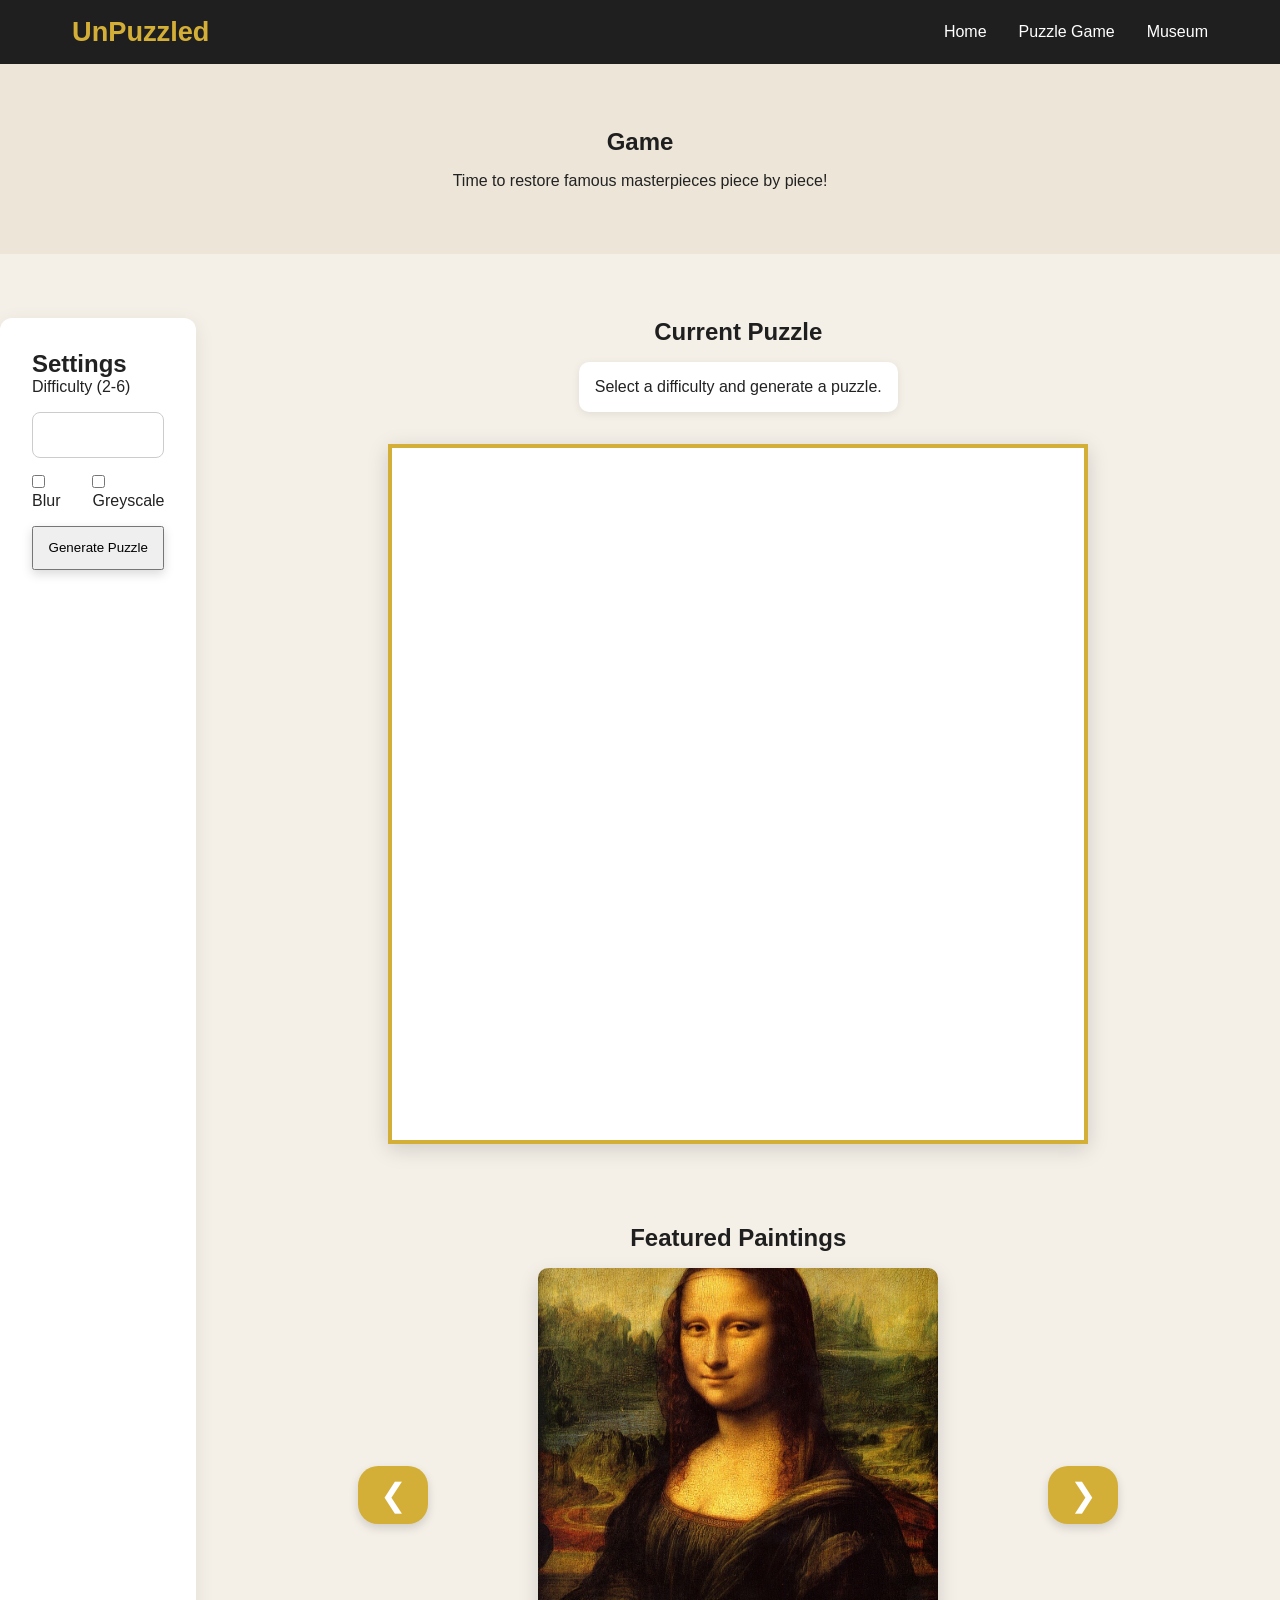
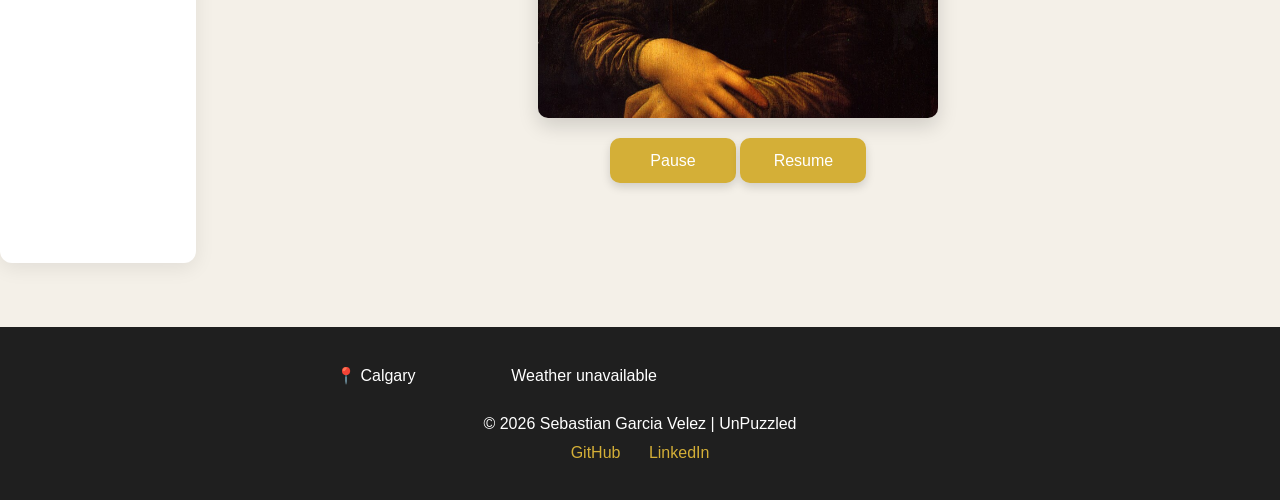
<file: game.html>
<!DOCTYPE html>
<html lang="en">
<head>
    <meta charset="UTF-8">
    <meta name="viewport" content="width=device-width, initial-scale=1.0">
    <title>UnPuzzled | Puzzle Game</title>
    <script src="./game.js" defer></script>
    <script src="main.js" defer></script>
    <link rel="icon" href="images/favicon.png">
    <link rel="stylesheet" href="style.css"> <!-- CSS -->
</head>
<body>

    <header>
        <nav>
            <div class="logo">UnPuzzled</div>

            <ul class="nav-links">
                <li><a href="index.html">Home</a></li>
                <li><a href="game.html">Puzzle Game</a></li>
                <li><a href="museum.html">Museum</a></li>
            </ul>
        </nav>
    </header>

    <main>

        <section class="page-banner">
            <h1>Game </h1>

            <p>
                Time to restore famous masterpieces piece by piece!
            </p>
        </section>
        <section id = "game-area">
            <section class="game-settings">

                <h2>Settings</h2>

                <form id="puzzle-form">

                    <label for="difficulty">
                        Difficulty (2-6)
                    </label>

                    <input
                        type="number"
                        id="difficulty"
                        min="2"
                        max="6">

                    <div class="checkbox-group">

                        <label>
                            <input type="checkbox" id="blur">
                            Blur
                        </label>

                        <label>
                            <input type="checkbox" id="greyscale">
                            Greyscale
                        </label>

                    </div>

                    <button type="submit">
                        Generate Puzzle
                    </button>

                </form>

            </section>

        <section class="puzzle-section">

            <h2>Current Puzzle</h2>

            <div id="game-status">
                Select a difficulty and generate a puzzle.
            </div>

            <div id="puzzle-board">
                <!-- Puzzle pieces will be generated here -->
            </div>

            <div id="victory-message" class="hidden">
                🎨 Masterpiece Restored!
            </div>

        <section class="carousel-section">

            <h2>Featured Paintings</h2>

            <div class="carousel-container">

                <button id="prevBtn" class="carousel-btn">
                    ❮
                </button>

                <div class="carousel-image-container">

                    <img
                        id="carouselImage"
                        src="images/Mona_Lisa.png"
                        alt="Painting">

                </div>

                <button id="nextBtn" class="carousel-btn">
                    ❯
                </button>

            </div>

            <div class="carousel-controls">

                <button id="pauseBtn">
                    Pause
                </button>

                <button id="resumeBtn">
                    Resume
                </button>

            </div>
    </main>

    <footer>

    <div id="weatherInfo">
        <p id="footerLocation">📍 Calgary</p>

        <p id="footerTemperature">
            Loading weather...
        </p>

        <p id="footerCondition"></p>

        <p id="footerTime"></p>

        <p id="footerDayNight"></p>

    </div>
    <div>
        <p>
                © <span id="year"></span>
                Sebastian Garcia Velez | UnPuzzled
        </p>
        <a href="https://github.com/sebastiangv">GitHub</a>
        <a href="https://www.linkedin.com/in/sebastian-garcia-velez/">LinkedIn</a>
    </div>


    </footer>

</body>
</html>
</file>
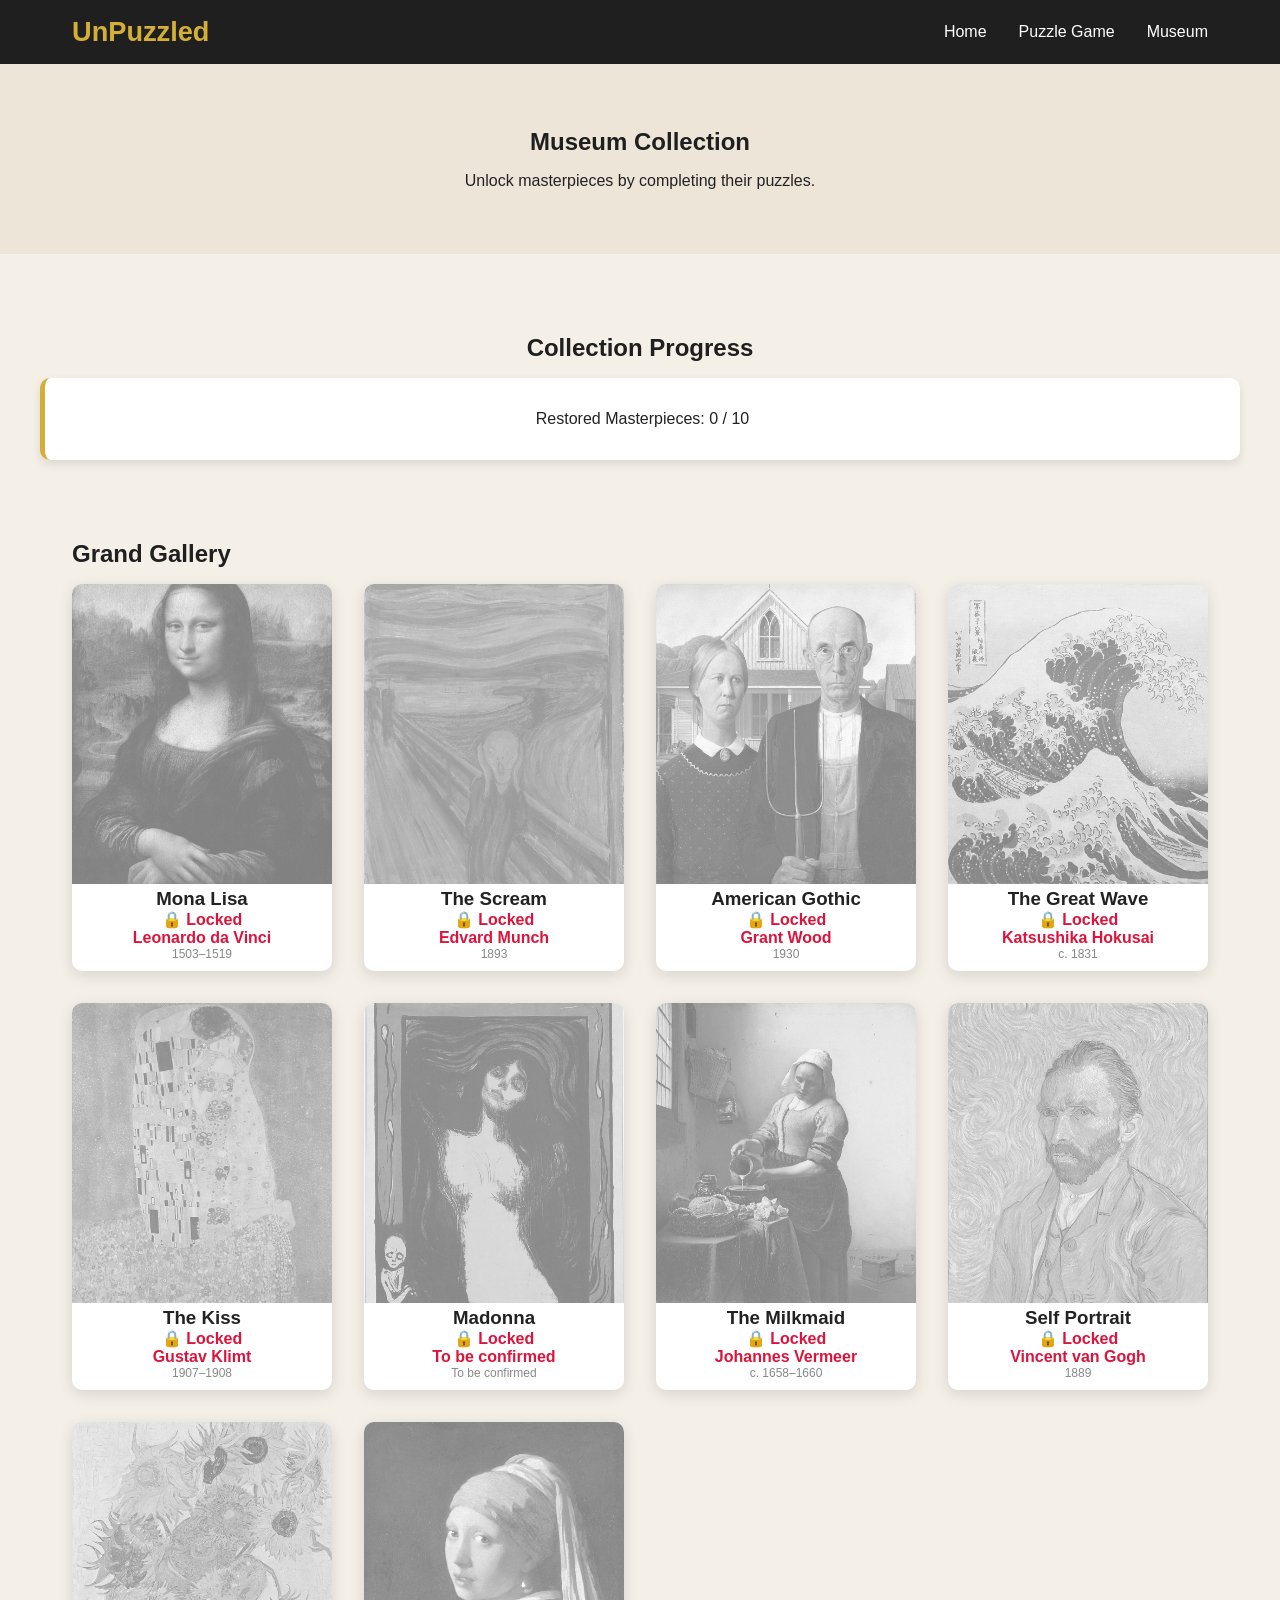
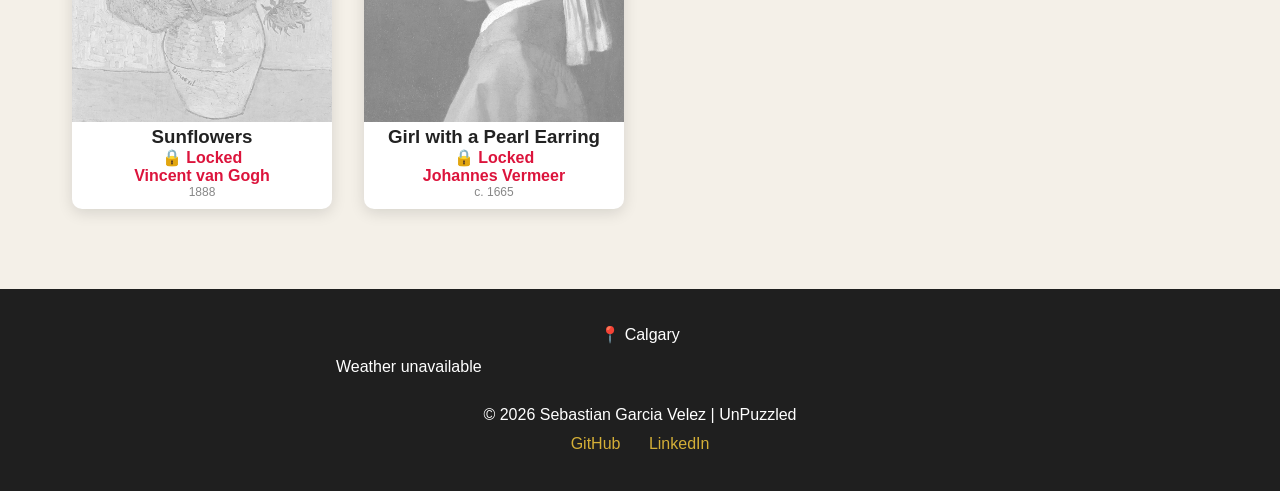
<file: museum.html>
<!DOCTYPE html>
<html lang="en">
<head>
    <meta charset="UTF-8">
    <meta name="viewport" content="width=device-width, initial-scale=1.0">
    <title>UnPuzzled | Museum</title>
    
    <link rel="icon" href="images/favicon.png">
    <script src="./museum.js" defer></script>
    <script src="main.js" defer></script>
    <link rel="stylesheet" href="style.css"> <!-- CSS -->
</head>
<body>

    <header>
        <nav>
            <div class="logo">UnPuzzled</div>

            <ul class="nav-links">
                <li><a href="index.html">Home</a></li>
                <li><a href="game.html">Puzzle Game</a></li>
                <li><a href="museum.html">Museum</a></li>
            </ul>
        </nav>
    </header>

    <main>

        <section class="page-banner">
            <h1>Museum Collection</h1>

            <p>
                Unlock masterpieces by completing their puzzles.
            </p>
        </section>

        <section class="museum-progress">

            <h2>Collection Progress</h2>

            <div class="progress-card">
                <p>
                    Restored Masterpieces:
                    <span id="museum-counter">0 / 10</span>
                </p>
            </div>

        </section>

        <section class="museum-gallery">

            <h2>Grand Gallery</h2>

            <div class="museum-grid" id="museum-grid"></div>

        </section>

    </main>
    <footer>
        <p id="footerLocation">📍 Calgary</p>
        <div id="weatherInfo">

            <p id="footerTemperature">
                Loading weather...
            </p>

            <p id="footerCondition"></p>

            <p id="footerTime"></p>

            <p id="footerDayNight"></p>

        </div>
        <div>
            <p>
                    © <span id="year"></span>
                    Sebastian Garcia Velez | UnPuzzled
            </p>
            <a href="https://github.com/sebastiangv">GitHub</a>
            <a href="https://www.linkedin.com/in/sebastian-garcia-velez/">LinkedIn</a>
        </div>
    </footer>
</body>
</html>
</file>
<file: style.css>
/* ---------- Roots ---------- */
:root {
 --yellow : #d4af37;
 --yellow_darker: #b89324;
 --bgGrey: #222;
 --bgBeige: #ece5d8;
 --bgBlack: #1f1f1f;

}
* {
    margin: 0;
    padding: 0;
    box-sizing: border-box;
}

/* ---------- BODY ---------- */

body {
    font-family: Arial, Helvetica, sans-serif;
    min-height: 100vh;

    display: flex;
    flex-direction: column;

    background-color: #f4f0e8;
    color: var(--bgGrey)
}

/* ---------- HEADER ---------- */

header {
    background-color: var(--bgBlack);
    position: sticky;
    top: 0;
    z-index: 100;
}

nav {
    max-width: 1200px;
    margin: auto;

    display: flex;
    justify-content: space-between;
    align-items: center;

    padding: 1rem 2rem;
}

.logo {
    font-size: 1.7rem;
    font-weight: bold;
    color: var(--yellow);
}

.nav-links {
    list-style: none;
    display: flex;
    gap: 2rem;
}

.nav-links a {
    text-decoration: none;
    color: white;
    transition: 0.3s;
}

.nav-links a:hover {
    color: var(--yellow);
}

/* ---------- MAIN ---------- */

main {
    flex: 1;
}

/* ---------- HERO ---------- */

.hero {
    min-height: 70vh;

    display: flex;
    justify-content: center;
    align-items: center;

    text-align: center;

    background:
        linear-gradient(
            rgba(0,0,0,.6),
            rgba(0,0,0,.6)
        ),
        url("../images/hero.jpg");

    background-size: cover;
    background-position: center;

    color: white;
}

.hero-content {
    max-width: 700px;
}

.hero h1 {
    font-size: 3rem;
    margin-bottom: 1.5rem;
}
.hero h2{
    margin-bottom: 1rem;
}

.hero p {
    font-size: 1.2rem;
    margin-bottom: 2rem;
}

/* ---------- BUTTONS ---------- */

.cta-button,
.secondary-button {

    display: inline-block;

    text-decoration: none;

    background-color: var(--yellow);
    color: white;

    padding: 0.8rem 1.8rem;

    border-radius: 8px;
    font-weight: bold;

    transition: 0.3s;
}

.cta-button:hover,
.secondary-button:hover {
    background-color: var(--yellow_darker);
}

/* ---------- SECTIONS ---------- */

.about,
.museum-preview {

    max-width: 1200px;

    margin: 4rem auto;

    padding: 0 2rem;

    text-align: center;
}

.about h2,
.museum-preview h2 {
    margin-bottom: 1rem;
}

/* ---------- ASIDE ---------- */

aside {

    background-color: var(--bgBeige);

    text-align: center;

    padding: 2rem;
}

aside h2 {
    margin-bottom: 1rem;
}

/* ---------- FOOTER ---------- */

footer {

    background-color: var(--bgBlack);

    color: white;

    text-align: center;

    padding: 1.5rem;
}

.footer-links {
    margin-bottom: 1rem;
}

.footer-links a {

    color: var(--yellow);

    text-decoration: none;

    margin: 0 1rem;
}

.footer-links a:hover {
    text-decoration: underline;
}

/* ----------------- CSS GAME - MUSEUM ------------------*/
/* ---------- PAGE BANNER ---------- */

#game-area{
    display: grid;
    grid-template-columns: 0.5fr 3fr;
}
.page-banner {
    text-align: center;
    padding: 4rem 2rem;
    background-color: var(--bgBeige);
}

.page-banner h1 {
    margin-bottom: 1rem;
}

.page-banner p {
    max-width: 650px;
    margin: auto;
}

/* ---------- CAROUSEL ---------- */

.carousel-section {

    max-width: 1100px;
    margin: 4rem auto;
    padding: 0 2rem;
    text-align: center;
}

.carousel-container {
    display: grid;
    grid-template-columns: 100px minmax(0, 500px) 100px;
    gap: 30px;
    align-items: center;
    justify-content: center;
    
}

.carousel-image-container img {
    min-width: 350px;
    min-height: 350px;

    width: 100%;
    max-width: 400px;
    height: 450px;
    object-fit: cover;

    border-radius: 10px;
    
}

.carousel-btn {
    font-size: 2rem;
    cursor: pointer;
    padding: 0.5rem 1rem;

    background-color: var(--yellow);
    color: white;
    border-color: transparent;
    border-radius: 20px;
}
.carousel-btn:hover{
    background-color: var(--yellow_darker);
}

.carousel-controls {
    margin-top: 1rem;
}

.carousel-controls button{

    width: 14vh;
    height: 5vh;

    padding: 5px;

    background-color: var(--yellow);
    color: white;
    border-color: transparent;
    border-radius: 10px;
    
    cursor: pointer;
    font-size: 1rem;
}

.carousel-controls button:hover{

    background-color: var(--yellow_darker);
}
#prevBtn{
    margin-right: 30px;
}
#nextBtn
{
    margin-left: 30px;
}

/* ---------- SETTINGS ---------- */

.game-settings {
    max-width: 700px;
    margin: 4rem auto;
    padding: 0 2rem;
}

#puzzle-form {
    display: flex;
    flex-direction: column;
    gap: 1rem;
}

#puzzle-form input,
#puzzle-form button {
    padding: 0.8rem;
}

.checkbox-group {
    display: flex;
    gap: 2rem;
}

/* ---------- PUZZLE ---------- */

.puzzle-section {
    display: flex;
    flex-direction: column;
    justify-content: center;
    align-items: center;
    max-width: 1000px;
    margin: 4rem auto;
    padding: 0 2rem;
}
.puzzle-section h2{
    margin-bottom: 20px;
}
#puzzle-board {
    min-height: 600px;
    min-width: 600px;

    border: 3px dashed var(--yellow_darker);

    display: flex;
    justify-content: center;
    align-items: center;
    
}
.swap-button {

    border: none;
    background-color: var(--yellow);
    color: white;

    display: flex;
    justify-content: center;
    align-items: center;

    cursor: pointer;
}
.horizontal-swap {

    width: 100%;
    height: 15px;
    border-radius: 15px;
}
.vertical-swap {

    width: 15px;
    height: 100%;

    border-radius: 15px;
}
#puzzle-board {
    display: grid;

    justify-items: center;
    align-items: center;

    transition: filter 0.8s ease;
}
.swap-button:hover {

    background-color: var(--yellow_darker);
}

.empty-cell {
    background: transparent;
}


.completed-image {

    width: 100%;
    height: 100%;

    object-fit: fill;

    animation: reveal 0.8s ease;
}
.completed-board {

    display: flex;
    justify-content: center;
    align-items: center;
}
@keyframes reveal {

    from {
        opacity: 0;
        transform: scale(0.9);
    }

    to {
        opacity: 1;
        transform: scale(1);
    }
}



/* ---------- MUSEUM ---------- */
.museum-progress {
    max-width: 1000px;
    margin: 3rem auto;
    text-align: center;
}

.progress-card {
    background: white;
    padding: 2rem;

    border-radius: 10px;

    box-shadow: 0 4px 10px rgba(0,0,0,.1);
}

.museum-gallery {
    max-width: 1200px;
    margin: 4rem auto;
    padding: 0 2rem;
}

.museum-grid {
    display: grid;

    grid-template-columns:
        repeat(auto-fit, minmax(250px, 1fr));

    gap: 2rem;
}

.museum-card {
    background: white;
    border-radius: 10px;
    overflow: hidden;

    text-align: center;
}

.museum-card img {
    width: 100%;
    height: 300px;
    object-fit: cover;
}


.museum-card.locked img {

    filter: grayscale(100%);

    opacity: 0.5;
}

.locked img {
    filter: grayscale(100%) brightness(35%);
}

.locked p {
    color: crimson;
    font-weight: bold;
}*/

/*    --------------------------------------  */

#game-status {
    margin-bottom: 1.5rem;
    font-weight: bold;
    color: #555;
}

.puzzle-section {
    max-width: 1000px;
    margin: 4rem auto;
    padding: 0 2rem;
    text-align: center;
}

.puzzle-section h2 {
    margin-bottom: 1rem;
}

#puzzle-board {

    width: 700px;
    height: 700px;

    margin: 0 auto;

    border: 4px solid #d4af37;

    background-color: white;

    display: grid;

    overflow: hidden;

    box-shadow: 0 5px 20px rgba(0,0,0,0.15);
}

.puzzle-piece {

    width: 100%;
    height: 100%;

    background-repeat: no-repeat;
    background-size: cover;

    cursor: pointer;

    border: 1px solid rgba(0,0,0,.1);
}

.puzzle-piece:focus {

    outline: 4px solid #d4af37;
    outline-offset: -4px;
}
.puzzle-piece:hover {

    filter: brightness(1.1);
}

#victory-message {

    margin-top: 2rem;

    padding: 1rem;

    background-color: #2e8b57;

    color: white;

    font-size: 1.3rem;

    border-radius: 8px;
}

.hidden {
    display: none;
}



.puzzle-piece {

    transition:
        transform 0.35s ease,
        filter 0.25s ease;
}

@keyframes celebrate {

    0% {
        transform: scale(1);
    }

    50% {
        transform: scale(1.05);
    }

    100% {
        transform: scale(1);
    }
}

.puzzle-complete {

    animation: celebrate 1s ease;
}

/* =========================================
   VISUAL IMPROVEMENTS
   ========================================= */

/* Add more spacing between major sections */

.about,
.museum-preview,
.museum-progress,
.museum-gallery,
.carousel-section {
    margin-top: 5rem;
    margin-bottom: 5rem;
}

/* Give section titles stronger visual hierarchy */

.about h2,
.about h3,
.museum-preview h2,
.page-banner h1,
.carousel-section h2,
.puzzle-section h2,
.museum-gallery h2,
.museum-progress h2 {

    margin-bottom: 1rem;

    color: var(--bgBlack);

    font-weight: bold;
}

/* Make hero section feel more polished */

.hero-content {

    max-width: 800px;

    padding: 0 2rem;
}

.hero h1 {

    font-size: 4rem;

    letter-spacing: 1px;
}

.hero h2 {

    color: var(--yellow);

    margin-bottom: 1.5rem;
}

/* Small shadow for important buttons */

.cta-button,
.secondary-button,
.carousel-btn,
.carousel-controls button,
#puzzle-form button {

    box-shadow:
        0 4px 10px rgba(0,0,0,.15);

    transition:
        background-color .3s ease,
        transform .2s ease,
        box-shadow .2s ease;
}

/* Add a subtle lift effect */

.cta-button:hover,
.secondary-button:hover,
.carousel-btn:hover,
.carousel-controls button:hover,
#puzzle-form button:hover {

    transform: translateY(-2px);

    box-shadow:
        0 6px 14px rgba(0,0,0,.2);
}

/* Give the settings panel a card look */

.game-settings {

    background-color: white;

    padding: 2rem;

    border-radius: 12px;

    box-shadow:
        0 5px 20px rgba(0,0,0,.08);
}

/* Better looking inputs */

#puzzle-form input {

    border: 1px solid #ccc;

    border-radius: 8px;

    font-size: 1rem;
}

#puzzle-form input:focus {

    outline: none;

    border-color: var(--yellow);

    box-shadow:
        0 0 0 3px rgba(212,175,55,.2);
}

/* Improve puzzle status appearance */

#game-status {

    background: white;

    padding: 1rem;

    border-radius: 10px;

    box-shadow:
        0 2px 8px rgba(0,0,0,.08);

    margin-bottom: 2rem;
}

/* Improve museum cards */

.museum-card {

    box-shadow:
        0 4px 15px rgba(0,0,0,.12);

    transition:
        transform .3s ease,
        box-shadow .3s ease;
}

.museum-card:hover {

    transform: translateY(-5px);

    box-shadow:
        0 8px 20px rgba(0,0,0,.18);
}

/* Add more emphasis to progress card */

.progress-card {

    border-left: 5px solid var(--yellow);
}

/* Better carousel image presentation */

.carousel-image-container img {

    box-shadow:
        0 8px 20px rgba(0,0,0,.15);
}

/* Improve footer spacing */

footer {
    padding: 2rem;

    line-height: 1.8;
}

/* Footer weather block */

#weatherInfo {

    margin-bottom: 1rem;
}

#weatherInfo p {

    margin: .2rem 0;
}

/* Footer links */

footer a {

    color: var(--yellow);

    text-decoration: none;

    margin: 0 .75rem;

    transition: color .3s ease;
}

footer a:hover {

    color: white;
}

#weatherInfo {
    padding-left: 25%;
    padding-right: 25%;
    display: flex;
    flex-direction: row;
    align-items: center;
    justify-content: space-between;
    gap: 20px;
}

/* Give sections a consistent width */

.about,
.museum-preview,
.museum-progress,
.museum-gallery,
.carousel-section {

    max-width: 1200px;
}

/* Smooth image hover effect */

.museum-card img {

    transition:
        transform .4s ease;
}

.museum-card:hover img {

    transform: scale(1.03);
}

.museum-preview a {
    margin-top: 6vh;
}

.painting-credit {
    display: block;
    margin-top: 8px;
    font-size: 12px;
    color: #777;
    text-align: center;
}
.painting-year {
    display: block;
    font-size: 12px;
    color: #888;
    margin-bottom: 10px;
}
@media (max-width: 768px) {

    #game-area {
        margin-top: 0%;
        align-items: center;
        justify-content: center;
        grid-template-columns: 1fr;
        grid-template-rows: 250px auto;
        gap: 1rem;
    }

    .game-settings {
        display: grid;
        grid-template-columns: 1fr;
        grid-template-rows: 30px auto;

    }

}
@media (max-width: 768px) {

    #puzzle-board {

        width: 90vw;
        height: 90vw;
    }
}
@media (max-width: 768px) {

    nav {
        flex-direction: column;
        gap: 1rem;
    }

    .nav-links {
        flex-direction: column;
        text-align: center;
        gap: 1rem;
    }

    .hero h1 {
        font-size: 2rem;
    }

    .hero p {
        font-size: 1rem;
    }
}
</file>
